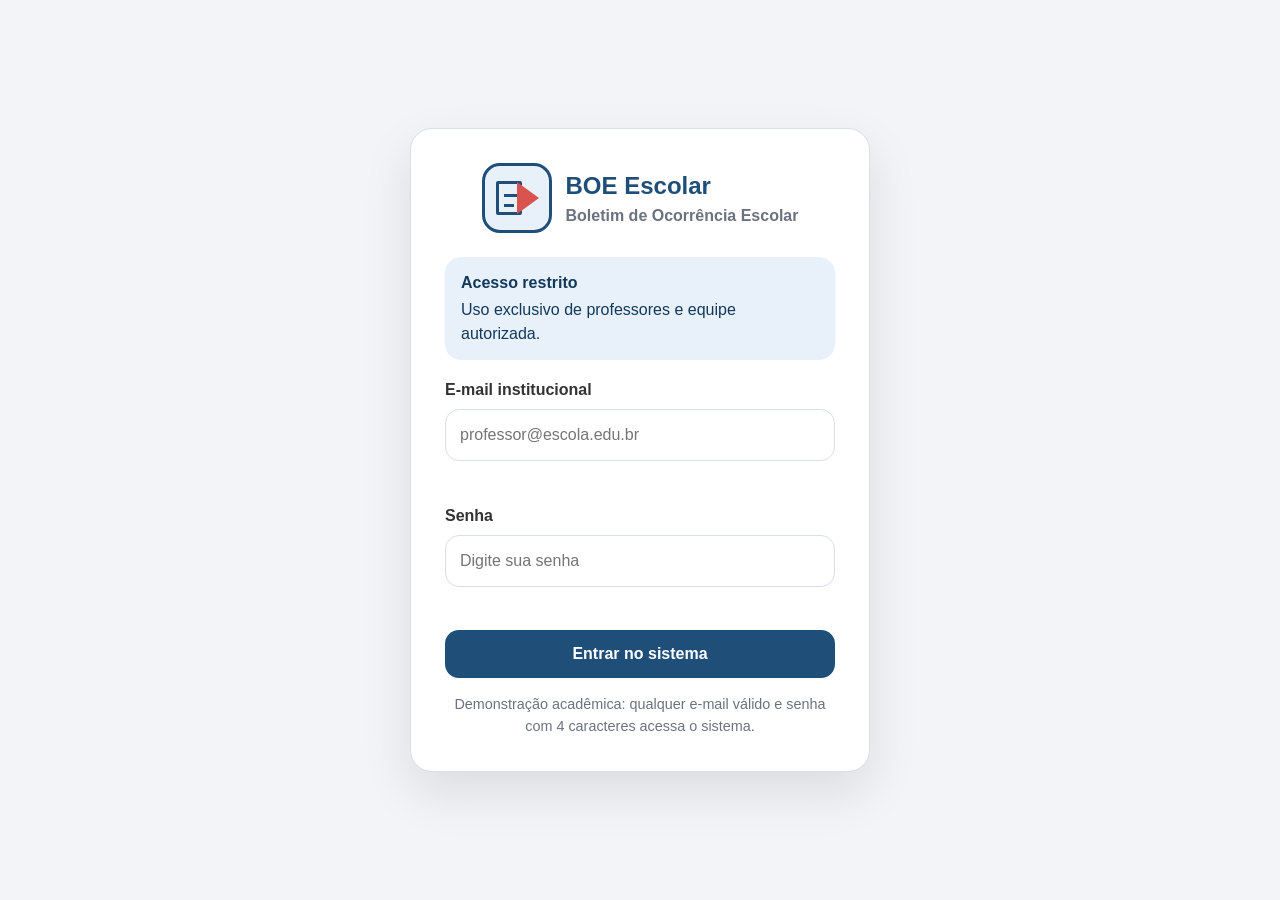
<file: index.html>
<!DOCTYPE html>
<html lang="pt-BR">
<head>
  <meta charset="UTF-8" />
  <meta name="viewport" content="width=device-width, initial-scale=1.0" />
  <title>BOE Escolar | Login</title>
  <link rel="stylesheet" href="css/styles.css" />
</head>
<body>
  <main class="auth-page">
    <section class="auth-card" aria-labelledby="titulo-login">
      <div class="brand brand-center">
        <div class="brand-logo" aria-hidden="true">
          <span class="logo-document"></span>
          <span class="logo-alert"></span>
        </div>
        <div>
          <h1 id="titulo-login">BOE Escolar</h1>
          <p>Boletim de Ocorrência Escolar</p>
        </div>
      </div>

      <div class="notice info-notice">
        <strong>Acesso restrito</strong>
        <span>Uso exclusivo de professores e equipe autorizada.</span>
      </div>

      <form id="loginForm" class="form" novalidate>
        <div class="form-group">
          <label for="email">E-mail institucional</label>
          <input id="email" name="email" type="email" placeholder="professor@escola.edu.br" autocomplete="email" required />
          <small class="error-message" data-error="email"></small>
        </div>

        <div class="form-group">
          <label for="senha">Senha</label>
          <input id="senha" name="senha" type="password" placeholder="Digite sua senha" autocomplete="current-password" required minlength="4" />
          <small class="error-message" data-error="senha"></small>
        </div>

        <button class="btn btn-primary btn-full" type="submit">Entrar no sistema</button>
      </form>

      <p class="helper-text">Demonstração acadêmica: qualquer e-mail válido e senha com 4 caracteres acessa o sistema.</p>
    </section>
  </main>
  <script src="js/app.js"></script>
</body>
</html>
</file>
<file: css/styles.css>
:root {
  --blue: #1f4e79;
  --blue-dark: #12395b;
  --blue-light: #e8f1fa;
  --red: #d9534f;
  --green: #2e7d32;
  --yellow: #f0ad4e;
  --gray-50: #f8fafc;
  --gray-100: #f2f4f7;
  --gray-200: #d9dee7;
  --gray-500: #6b7280;
  --gray-900: #333333;
  --white: #ffffff;
  --shadow: 0 20px 50px rgba(15, 23, 42, 0.10);
  --radius: 22px;
  --transition: 180ms ease;
}

* {
  box-sizing: border-box;
  margin: 0;
  padding: 0;
}

body {
  min-height: 100vh;
  background: var(--gray-100);
  color: var(--gray-900);
  font-family: Arial, Helvetica, sans-serif;
  line-height: 1.5;
}

a {
  color: var(--blue);
  text-decoration: none;
}

a:hover,
a:focus-visible {
  text-decoration: underline;
}

h1,
h2,
p {
  margin-top: 0;
}

button,
input,
select,
textarea {
  font: inherit;
}

.auth-page {
  display: grid;
  min-height: 100vh;
  place-items: center;
  padding: 24px;
}

.auth-card,
.section-card,
.hero-card {
  background: var(--white);
  border: 1px solid var(--gray-200);
  border-radius: var(--radius);
  box-shadow: var(--shadow);
}

.auth-card {
  width: min(100%, 460px);
  padding: 34px;
}

.brand {
  display: flex;
  align-items: center;
  gap: 14px;
  color: var(--gray-900);
  font-weight: 800;
}

.brand-center {
  justify-content: center;
  margin-bottom: 24px;
  text-align: left;
}

.brand-center h1 {
  margin-bottom: 0;
  color: var(--blue);
}

.brand-center p {
  margin: 0;
  color: var(--gray-500);
}

.brand.compact {
  color: var(--white);
  font-size: 1.2rem;
}

.brand-logo {
  position: relative;
  display: inline-grid;
  width: 70px;
  height: 70px;
  place-items: center;
  flex: 0 0 auto;
  border: 3px solid var(--blue);
  border-radius: 18px;
  background: var(--blue-light);
}

.brand-logo.small {
  width: 42px;
  height: 42px;
  border-width: 2px;
  border-radius: 12px;
  background: var(--white);
}

.logo-document {
  position: absolute;
  width: 26px;
  height: 34px;
  border: 3px solid var(--blue);
  border-radius: 2px;
  background: transparent;
  transform: translateX(-8px);
}

.logo-document::before,
.logo-document::after {
  content: "";
  position: absolute;
  left: 5px;
  height: 3px;
  background: var(--blue);
}

.logo-document::before {
  top: 10px;
  width: 14px;
}

.logo-document::after {
  top: 20px;
  width: 10px;
}

.logo-alert {
  position: absolute;
  right: 10px;
  width: 0;
  height: 0;
  border-top: 16px solid transparent;
  border-bottom: 16px solid transparent;
  border-left: 22px solid var(--red);
}

.app-header {
  position: sticky;
  top: 0;
  z-index: 10;
  display: flex;
  align-items: center;
  justify-content: space-between;
  gap: 16px;
  padding: 14px clamp(16px, 5vw, 72px);
  background: var(--blue);
  box-shadow: 0 8px 30px rgba(15, 23, 42, 0.18);
}

.main-nav {
  display: flex;
  align-items: center;
  gap: 10px;
  flex-wrap: wrap;
}

.main-nav a,
.btn-ghost {
  padding: 10px 12px;
  border-radius: 12px;
  color: var(--white);
  border: 0;
  background: transparent;
  cursor: pointer;
}

.main-nav a.active,
.main-nav a:hover,
.btn-ghost:hover {
  background: rgba(255, 255, 255, 0.15);
  text-decoration: none;
}

.container {
  width: min(1120px, calc(100% - 32px));
  margin: 32px auto;
}

.container.narrow {
  width: min(860px, calc(100% - 32px));
}

.hero-card {
  display: flex;
  align-items: center;
  justify-content: space-between;
  gap: 22px;
  padding: 32px;
  margin-bottom: 22px;
}

.hero-card h1,
.section-card h1 {
  color: var(--gray-900);
  font-size: clamp(2rem, 4vw, 3rem);
  line-height: 1.1;
}

.hero-card p,
.page-description,
.section-title p {
  color: var(--gray-500);
}

.eyebrow {
  color: var(--blue);
  font-size: 0.8rem;
  font-weight: 800;
  letter-spacing: 0.08em;
  text-transform: uppercase;
}

.section-card {
  padding: 28px;
  margin-bottom: 24px;
}

.section-title {
  display: flex;
  align-items: flex-start;
  justify-content: space-between;
  gap: 20px;
  margin-bottom: 22px;
}

.stats-grid {
  display: grid;
  grid-template-columns: repeat(3, 1fr);
  gap: 18px;
  margin-bottom: 22px;
}

.stat-card {
  display: grid;
  min-height: 135px;
  align-content: center;
  padding: 24px;
  border-radius: var(--radius);
  background: var(--white);
  border: 1px solid var(--gray-200);
  box-shadow: var(--shadow);
}

.stat-card strong {
  font-size: 3rem;
  line-height: 1;
}

.stat-card span {
  color: var(--gray-500);
}

.stat-card.primary strong { color: var(--blue); }
.stat-card.danger strong { color: var(--red); }
.stat-card.success strong { color: var(--green); }

.form {
  display: grid;
  gap: 18px;
}

.form-grid {
  grid-template-columns: repeat(2, 1fr);
}

.form-group {
  display: grid;
  gap: 7px;
}

.form-group.full,
.form-actions.full {
  grid-column: 1 / -1;
}

label {
  font-weight: 700;
}

input,
select,
textarea {
  width: 100%;
  border: 1px solid var(--gray-200);
  border-radius: 14px;
  padding: 13px 14px;
  background: var(--white);
  color: var(--gray-900);
  outline: none;
  transition: border-color var(--transition), box-shadow var(--transition);
}

input:focus,
select:focus,
textarea:focus {
  border-color: var(--blue);
  box-shadow: 0 0 0 4px rgba(31, 78, 121, 0.12);
}

textarea {
  resize: vertical;
}

.error-message {
  min-height: 18px;
  color: var(--red);
  font-weight: 700;
}

.form-actions {
  display: flex;
  justify-content: flex-end;
  gap: 12px;
  flex-wrap: wrap;
  margin-top: 8px;
}

.btn {
  display: inline-flex;
  align-items: center;
  justify-content: center;
  min-height: 46px;
  padding: 12px 18px;
  border: 0;
  border-radius: 14px;
  font-weight: 800;
  cursor: pointer;
  transition: transform var(--transition), box-shadow var(--transition), background var(--transition);
}

.btn:hover,
.btn:focus-visible {
  transform: translateY(-1px);
  text-decoration: none;
}

.btn-primary {
  background: var(--blue);
  color: var(--white);
}

.btn-primary:hover {
  background: var(--blue-dark);
}

.btn-secondary {
  background: var(--gray-200);
  color: var(--gray-900);
}

.btn-danger {
  background: var(--red);
  color: var(--white);
}

.btn-full {
  width: 100%;
}

.notice {
  display: grid;
  gap: 3px;
  padding: 14px 16px;
  border-radius: 16px;
  margin-bottom: 18px;
}

.info-notice {
  background: var(--blue-light);
  color: var(--blue-dark);
}

.danger-notice {
  margin-top: 20px;
  border: 1px solid rgba(217, 83, 79, 0.45);
  background: #fff5f5;
  color: #8a2926;
}

.helper-text {
  margin: 16px 0 0;
  color: var(--gray-500);
  font-size: 0.9rem;
  text-align: center;
}

.records-list {
  display: grid;
  gap: 14px;
}

.record-card {
  display: grid;
  grid-template-columns: 1fr auto;
  gap: 16px;
  padding: 18px;
  border: 1px solid var(--gray-200);
  border-radius: 18px;
  background: var(--white);
}

.record-card h3 {
  margin: 0 0 6px;
}

.record-meta {
  color: var(--gray-500);
  font-size: 0.95rem;
}

.badge {
  align-self: start;
  padding: 8px 12px;
  border-radius: 999px;
  color: var(--white);
  font-size: 0.85rem;
  font-weight: 800;
}

.badge.Pendente { background: var(--red); }
.badge.Registrado { background: var(--blue); }
.badge.Encaminhado { background: var(--green); }

.review-box {
  display: grid;
  gap: 12px;
  padding: 22px;
  border: 2px solid rgba(240, 173, 78, 0.95);
  border-radius: 18px;
  background: var(--gray-50);
}

.review-row {
  display: grid;
  grid-template-columns: 170px 1fr;
  gap: 16px;
  padding-bottom: 10px;
  border-bottom: 1px solid var(--gray-200);
}

.review-row:last-child {
  border-bottom: 0;
}

.review-row strong {
  color: var(--blue);
}

.filter-bar {
  display: grid;
  grid-template-columns: 1fr 220px;
  gap: 12px;
  margin-bottom: 20px;
}

.empty-state {
  padding: 34px;
  border: 1px dashed var(--gray-200);
  border-radius: 18px;
  color: var(--gray-500);
  text-align: center;
}

.sr-only {
  position: absolute;
  width: 1px;
  height: 1px;
  padding: 0;
  overflow: hidden;
  clip: rect(0, 0, 0, 0);
  white-space: nowrap;
  border: 0;
}

@media (max-width: 780px) {
  .app-header,
  .hero-card,
  .section-title {
    align-items: stretch;
    flex-direction: column;
  }

  .main-nav {
    width: 100%;
  }

  .main-nav a,
  .btn-ghost {
    flex: 1 1 auto;
    text-align: center;
  }

  .stats-grid,
  .form-grid,
  .filter-bar {
    grid-template-columns: 1fr;
  }

  .record-card,
  .review-row {
    grid-template-columns: 1fr;
  }

  .auth-card,
  .section-card,
  .hero-card {
    padding: 22px;
  }
}
</file>
